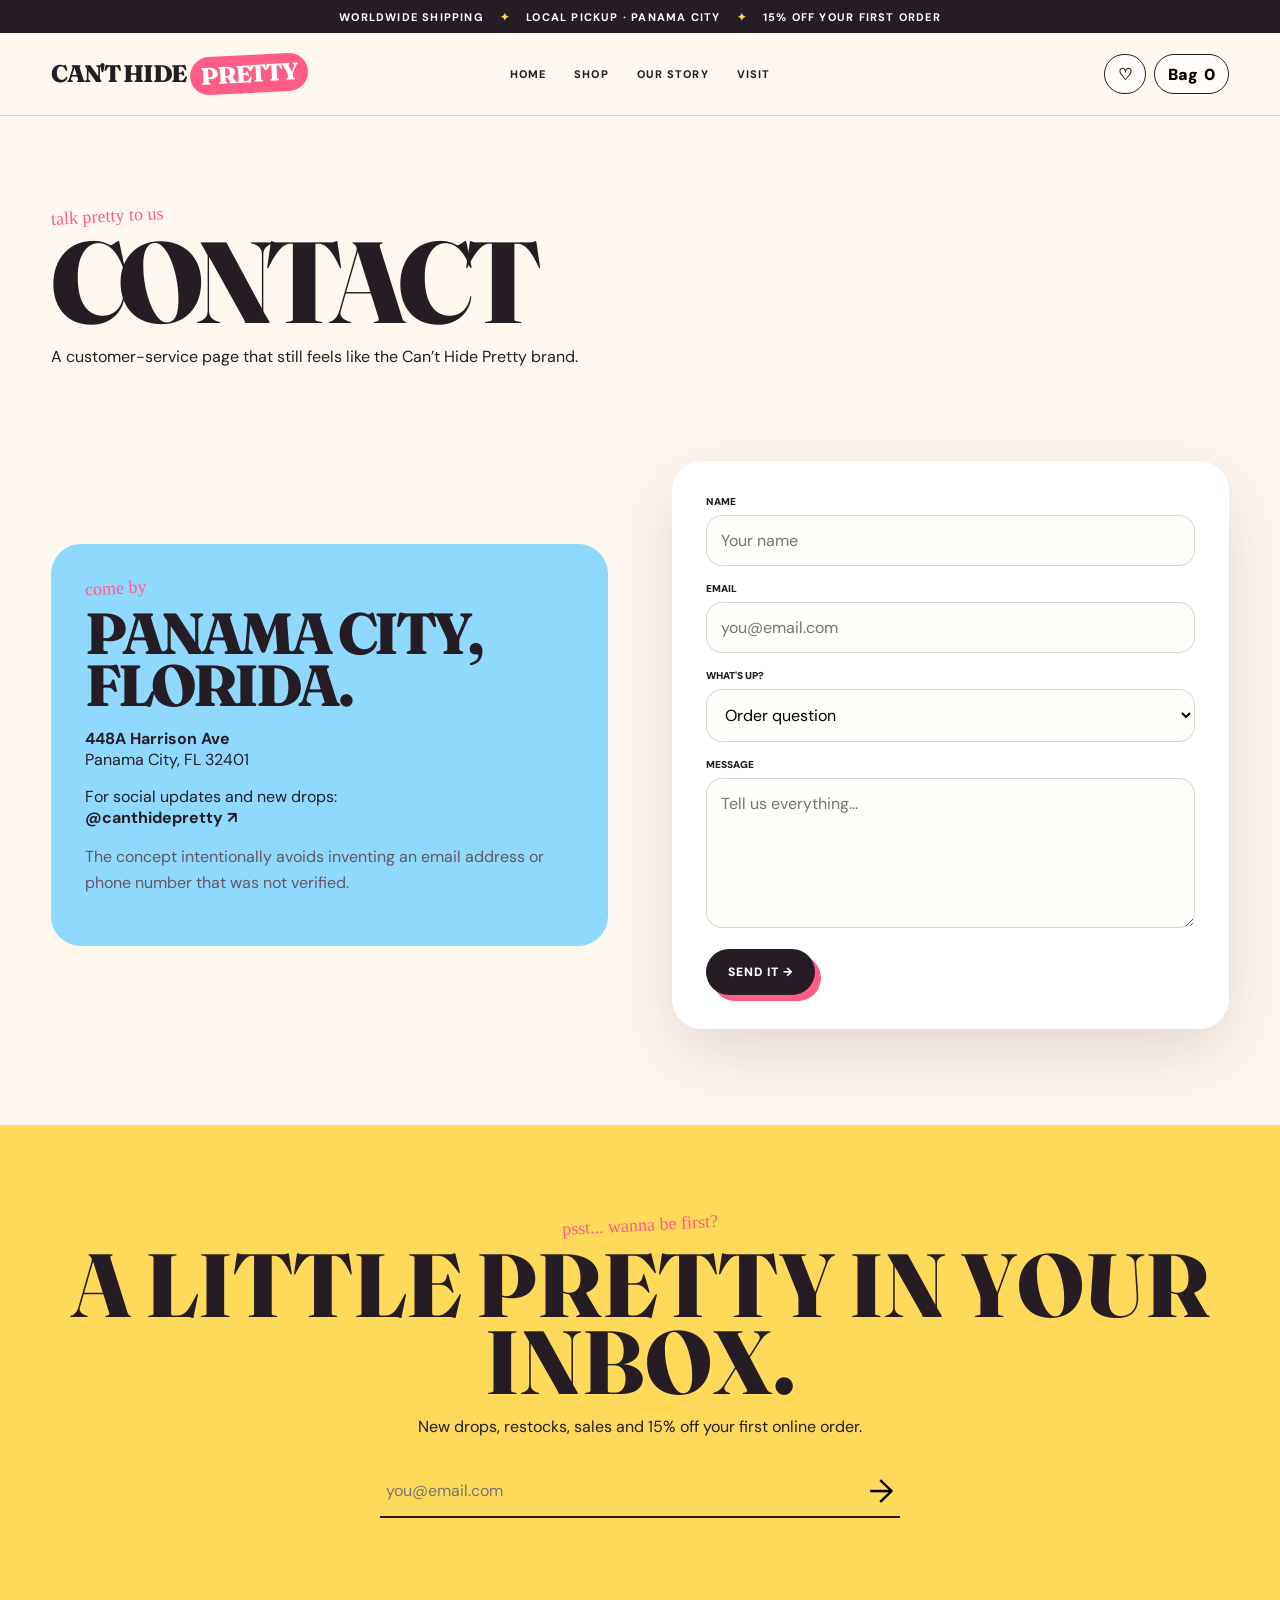
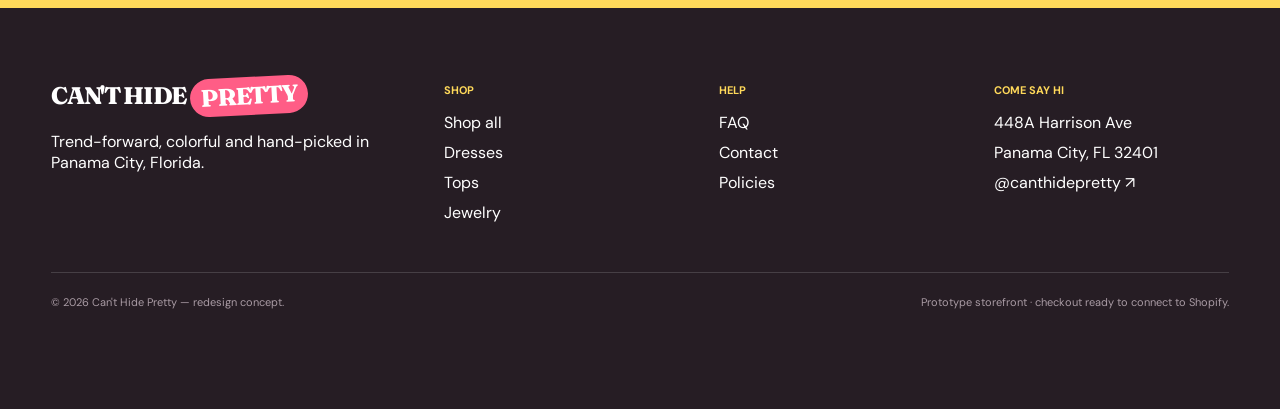
<file: contact.html>
<!doctype html><html lang="en"><head><meta charset="utf-8"><meta name="viewport" content="width=device-width,initial-scale=1"><title>Contact — Can't Hide Pretty</title><link rel="preconnect" href="https://fonts.googleapis.com"><link rel="preconnect" href="https://fonts.gstatic.com" crossorigin><link href="https://fonts.googleapis.com/css2?family=DM+Sans:wght@400;600;700;800&family=Fraunces:opsz,wght@9..144,600;9..144,800&family=Permanent+Marker&display=swap" rel="stylesheet"><link rel="stylesheet" href="assets/css/styles.css"></head><body><div id="siteHeader"></div><main class="page"><section class="page-hero"><div class="wrap"><span class="kicker">talk pretty to us</span><h1>Contact</h1><p>A customer-service page that still feels like the Can’t Hide Pretty brand.</p></div></section><section class="section" style="padding-top:20px"><div class="wrap contact-grid"><div class="contact-card"><span class="kicker">come by</span><h2 class="display" style="font-size:58px">Panama City,<br>Florida.</h2><p><b>448A Harrison Ave</b><br>Panama City, FL 32401</p><p>For social updates and new drops:<br><a href="https://www.instagram.com/canthidepretty/" target="_blank"><b>@canthidepretty ↗</b></a></p><p class="section-copy">The concept intentionally avoids inventing an email address or phone number that was not verified.</p></div><form class="form-card" data-demo-form><div class="field"><label>Name</label><input required placeholder="Your name"></div><div class="field"><label>Email</label><input required type="email" placeholder="you@email.com"></div><div class="field"><label>What's up?</label><select><option>Order question</option><option>Sizing help</option><option>Local pickup</option><option>Something else</option></select></div><div class="field"><label>Message</label><textarea required placeholder="Tell us everything..."></textarea></div><button class="btn primary">Send it →</button></form></div></section></main><div id="siteFooter"></div><script src="assets/js/products.js"></script><script src="assets/js/components.js"></script><script>siteHeader.innerHTML=CHP_COMPONENTS.chpHeader('');siteFooter.innerHTML=CHP_COMPONENTS.chpFooter()</script><script src="assets/js/app.js"></script></body></html>
</file>
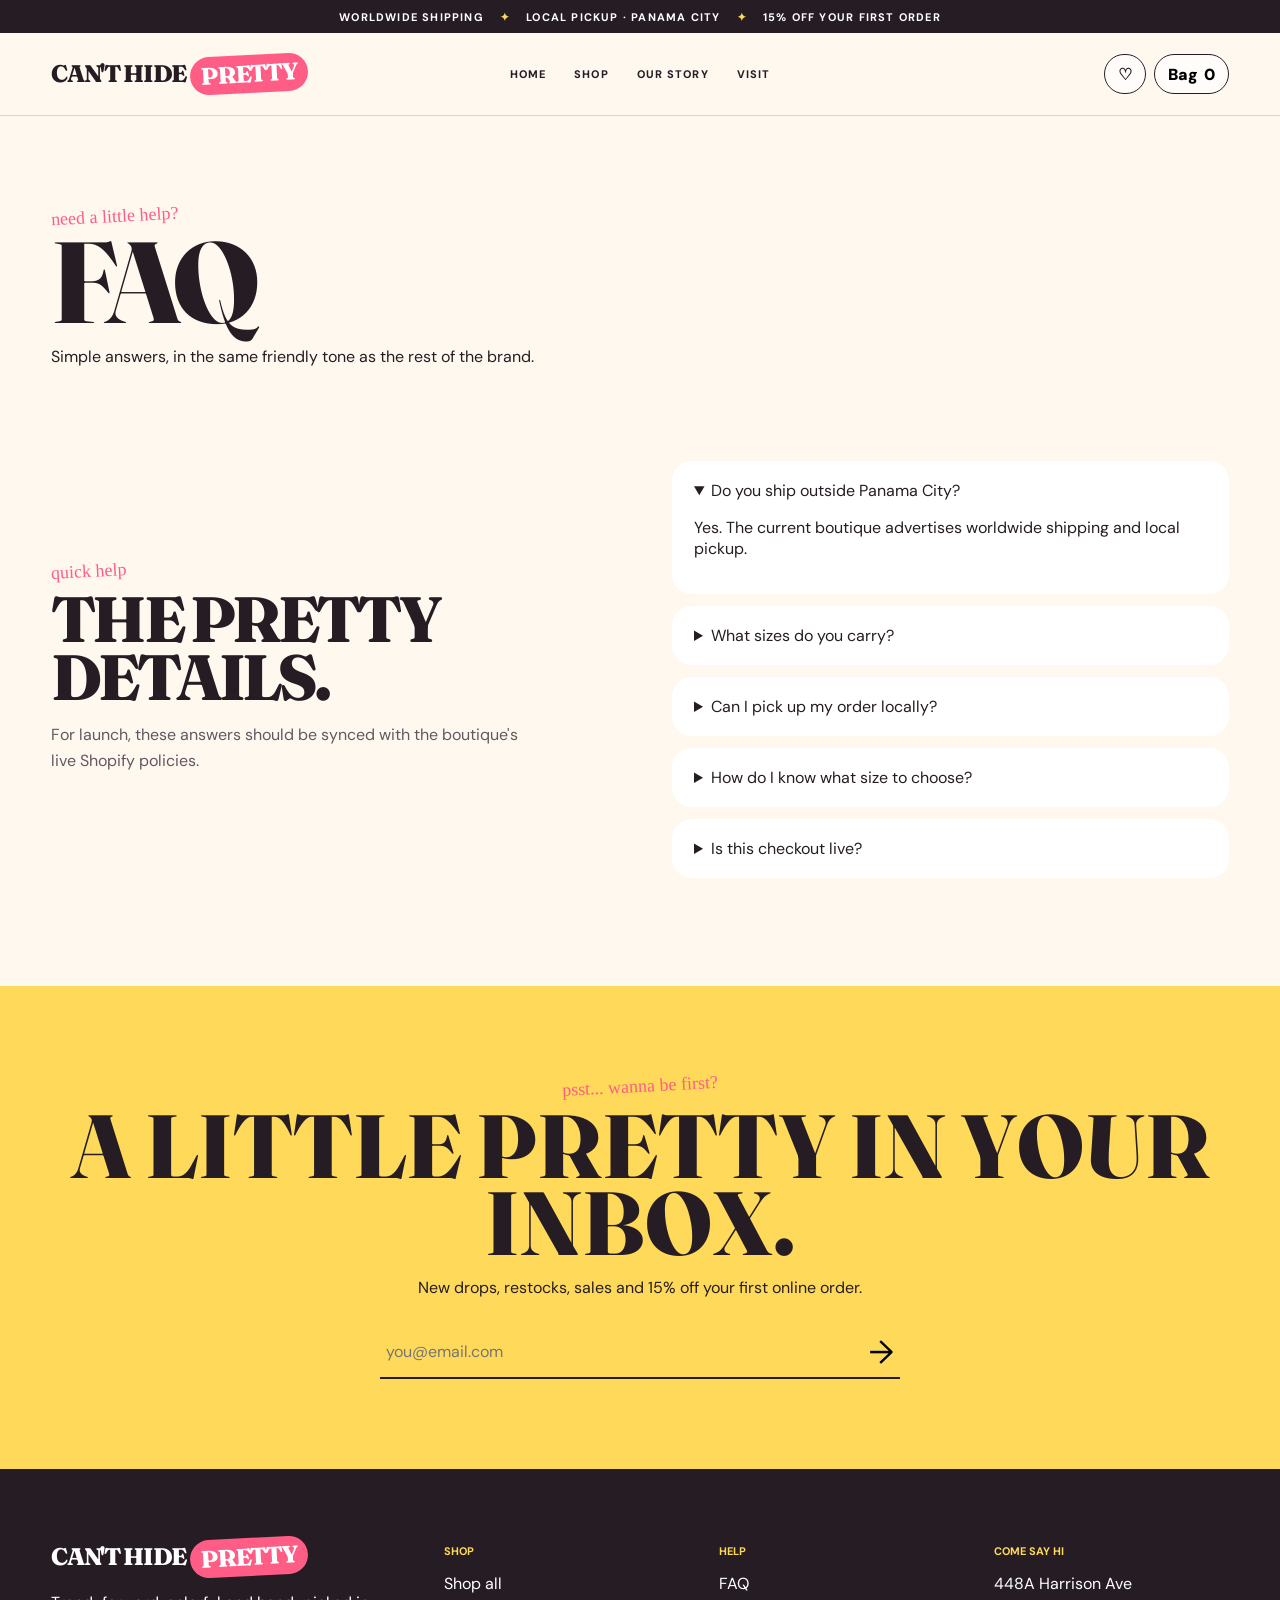
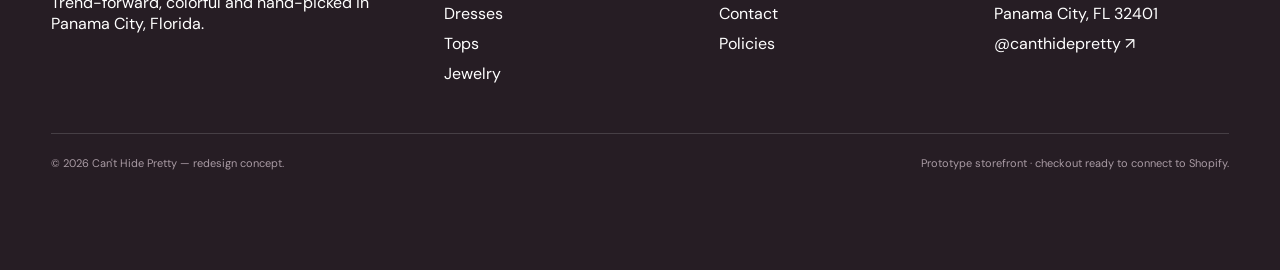
<file: faq.html>
<!doctype html><html lang="en"><head><meta charset="utf-8"><meta name="viewport" content="width=device-width,initial-scale=1"><title>FAQ — Can't Hide Pretty</title><link rel="preconnect" href="https://fonts.googleapis.com"><link rel="preconnect" href="https://fonts.gstatic.com" crossorigin><link href="https://fonts.googleapis.com/css2?family=DM+Sans:wght@400;600;700;800&family=Fraunces:opsz,wght@9..144,600;9..144,800&family=Permanent+Marker&display=swap" rel="stylesheet"><link rel="stylesheet" href="assets/css/styles.css"></head><body><div id="siteHeader"></div><main class="page"><section class="page-hero"><div class="wrap"><span class="kicker">need a little help?</span><h1>FAQ</h1><p>Simple answers, in the same friendly tone as the rest of the brand.</p></div></section><section class="section" style="padding-top:20px"><div class="wrap faq-grid"><div><span class="kicker">quick help</span><h2 class="display" style="font-size:64px">The pretty details.</h2><p class="section-copy">For launch, these answers should be synced with the boutique's live Shopify policies.</p></div><div class="faq-list"><details open><summary>Do you ship outside Panama City?</summary><p>Yes. The current boutique advertises worldwide shipping and local pickup.</p></details><details><summary>What sizes do you carry?</summary><p>The assortment generally spans XS through XL, with availability varying by product and vendor.</p></details><details><summary>Can I pick up my order locally?</summary><p>Yes. Local pickup is part of the current offer.</p></details><details><summary>How do I know what size to choose?</summary><p>Each production product page should show item-specific fit notes and measurements.</p></details><details><summary>Is this checkout live?</summary><p>The cart and wishlist work in this prototype. Payments, inventory and order processing still need to be connected to Shopify.</p></details></div></div></section></main><div id="siteFooter"></div><script src="assets/js/products.js"></script><script src="assets/js/components.js"></script><script>siteHeader.innerHTML=CHP_COMPONENTS.chpHeader('');siteFooter.innerHTML=CHP_COMPONENTS.chpFooter()</script><script src="assets/js/app.js"></script></body></html>
</file>
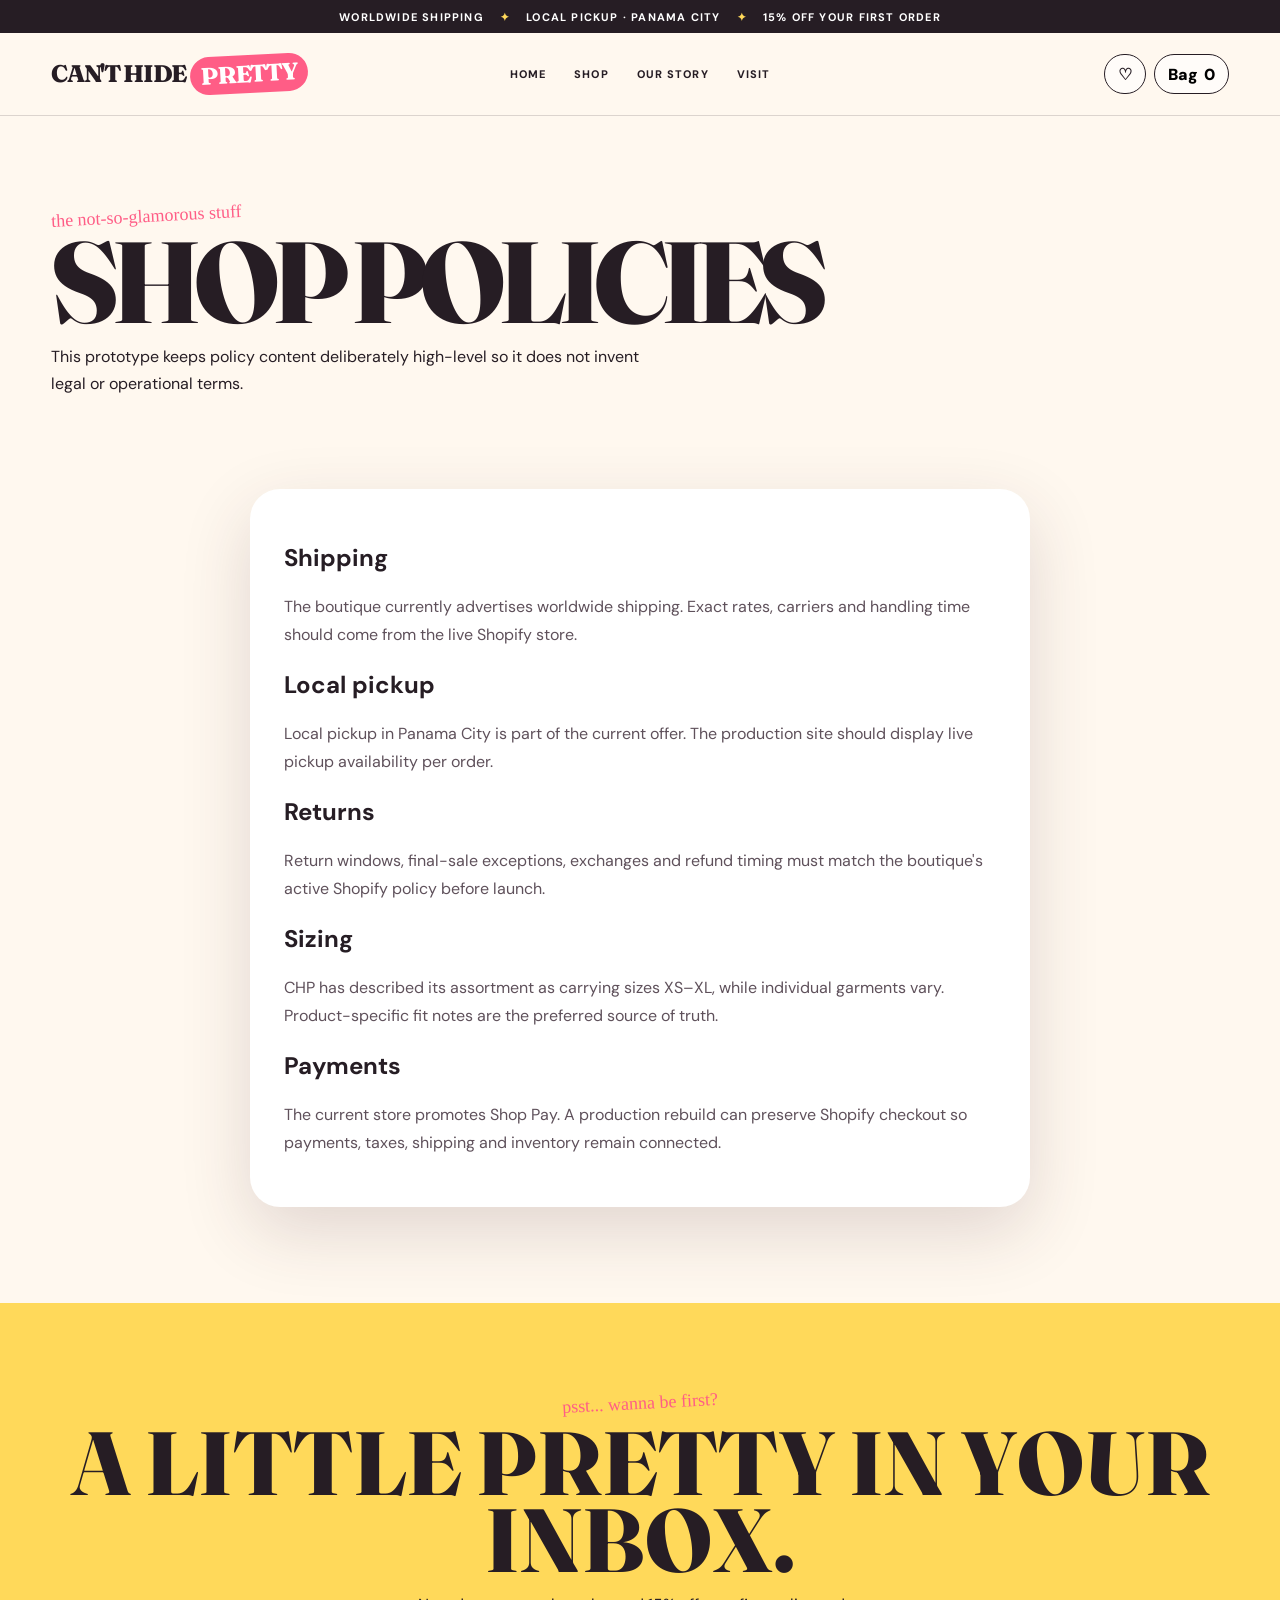
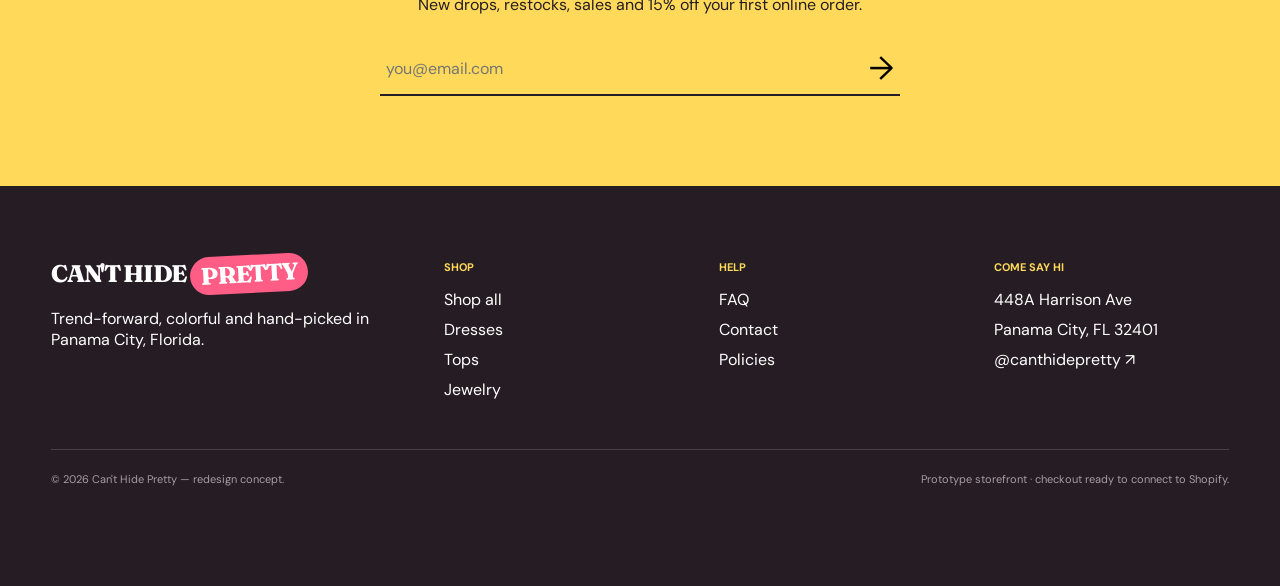
<file: policies.html>
<!doctype html><html lang="en"><head><meta charset="utf-8"><meta name="viewport" content="width=device-width,initial-scale=1"><title>Policies — Can't Hide Pretty</title><link rel="preconnect" href="https://fonts.googleapis.com"><link rel="preconnect" href="https://fonts.gstatic.com" crossorigin><link href="https://fonts.googleapis.com/css2?family=DM+Sans:wght@400;600;700;800&family=Fraunces:opsz,wght@9..144,600;9..144,800&family=Permanent+Marker&display=swap" rel="stylesheet"><link rel="stylesheet" href="assets/css/styles.css"></head><body><div id="siteHeader"></div><main class="page"><section class="page-hero"><div class="wrap"><span class="kicker">the not-so-glamorous stuff</span><h1>Shop policies</h1><p>This prototype keeps policy content deliberately high-level so it does not invent legal or operational terms.</p></div></section><section class="section" style="padding-top:20px"><div class="wrap policy content-card"><h2>Shipping</h2><p>The boutique currently advertises worldwide shipping. Exact rates, carriers and handling time should come from the live Shopify store.</p><h2>Local pickup</h2><p>Local pickup in Panama City is part of the current offer. The production site should display live pickup availability per order.</p><h2>Returns</h2><p>Return windows, final-sale exceptions, exchanges and refund timing must match the boutique's active Shopify policy before launch.</p><h2>Sizing</h2><p>CHP has described its assortment as carrying sizes XS–XL, while individual garments vary. Product-specific fit notes are the preferred source of truth.</p><h2>Payments</h2><p>The current store promotes Shop Pay. A production rebuild can preserve Shopify checkout so payments, taxes, shipping and inventory remain connected.</p></div></section></main><div id="siteFooter"></div><script src="assets/js/products.js"></script><script src="assets/js/components.js"></script><script>siteHeader.innerHTML=CHP_COMPONENTS.chpHeader('');siteFooter.innerHTML=CHP_COMPONENTS.chpFooter()</script><script src="assets/js/app.js"></script></body></html>
</file>
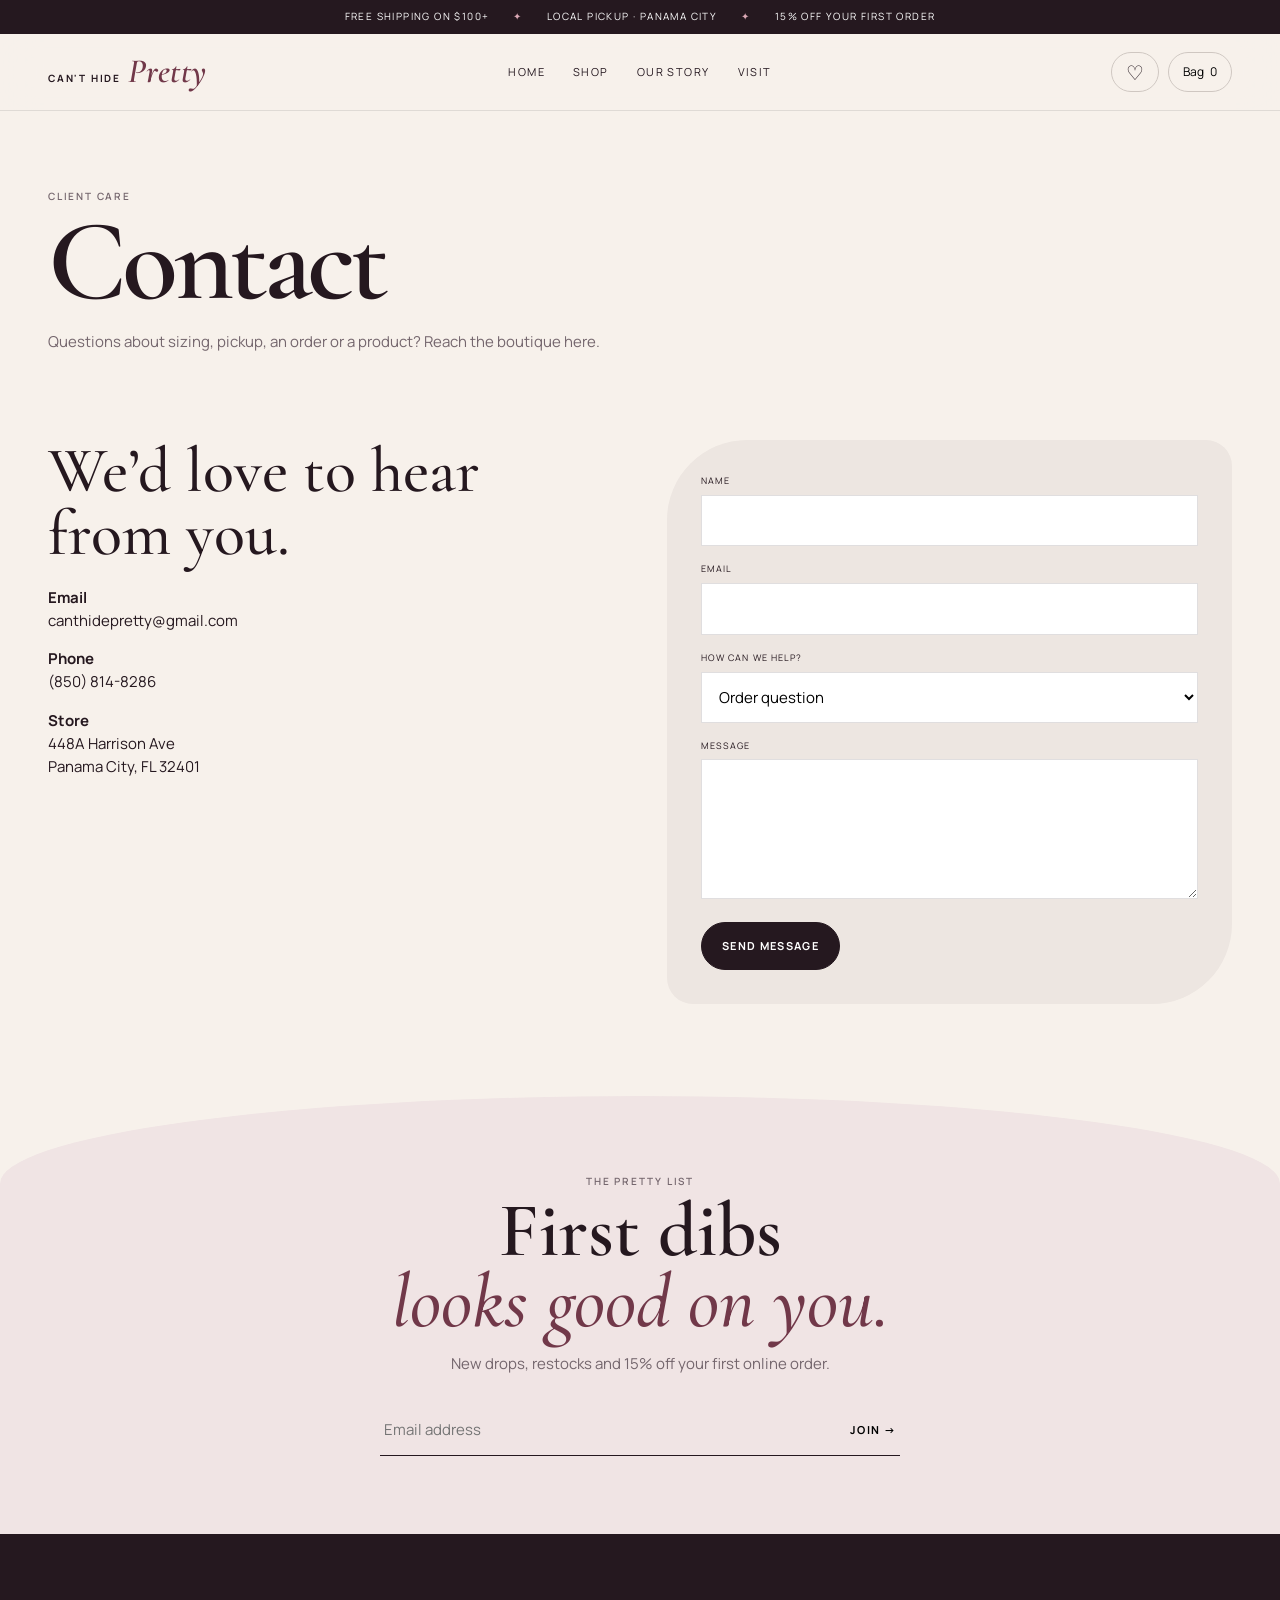
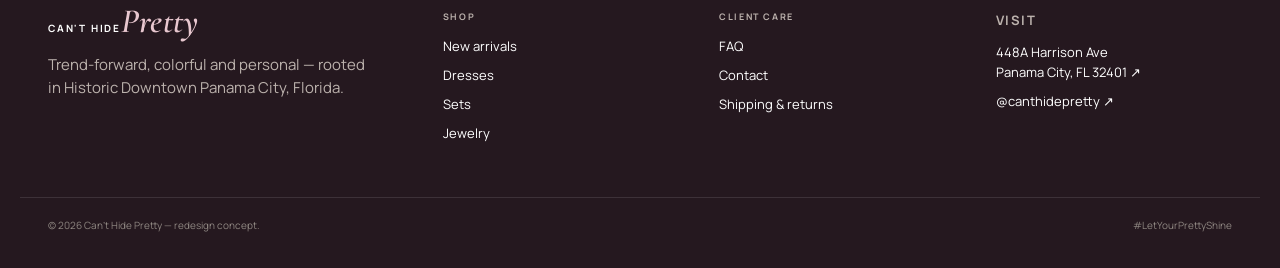
<file: cant-hide-pretty/contact.html>
<!doctype html><html lang="en"><head><meta charset="utf-8"><meta name="viewport" content="width=device-width,initial-scale=1,viewport-fit=cover"><meta name="theme-color" content="#f6f2ed"><link rel="preconnect" href="https://fonts.googleapis.com"><link rel="preconnect" href="https://fonts.gstatic.com" crossorigin><link href="https://fonts.googleapis.com/css2?family=Cormorant+Garamond:ital,wght@0,500;0,600;0,700;1,500&family=Manrope:wght@400;500;600;700&display=swap" rel="stylesheet"><link rel="stylesheet" href="assets/css/styles.css"><title>Contact — Can't Hide Pretty</title></head><body><div id="siteHeader"></div><main class="page"><section class="page-hero"><div class="wrap"><span class="kicker">Client care</span><h1>Contact</h1><p>Questions about sizing, pickup, an order or a product? Reach the boutique here.</p></div></section><section class="section" style="padding-top:20px"><div class="wrap contact-grid"><div><p class="quote">We’d love to hear from you.</p><p><strong>Email</strong><br>canthidepretty@gmail.com</p><p><strong>Phone</strong><br>(850) 814-8286</p><p><strong>Store</strong><br>448A Harrison Ave<br>Panama City, FL 32401</p></div><form class="contact-card" data-demo-form><div class="field"><label>Name</label><input required></div><div class="field"><label>Email</label><input type="email" required></div><div class="field"><label>How can we help?</label><select><option>Order question</option><option>Sizing help</option><option>Local pickup</option><option>Something else</option></select></div><div class="field"><label>Message</label><textarea required></textarea></div><button class="btn primary" type="submit">Send message</button></form></div></section></main><div id="siteFooter"></div><script src="assets/js/products.js"></script><script src="assets/js/components.js"></script><script>siteHeader.innerHTML=CHP_COMPONENTS.chpHeader('');siteFooter.innerHTML=CHP_COMPONENTS.chpFooter();</script><script src="assets/js/app.js"></script></body></html>
</file>
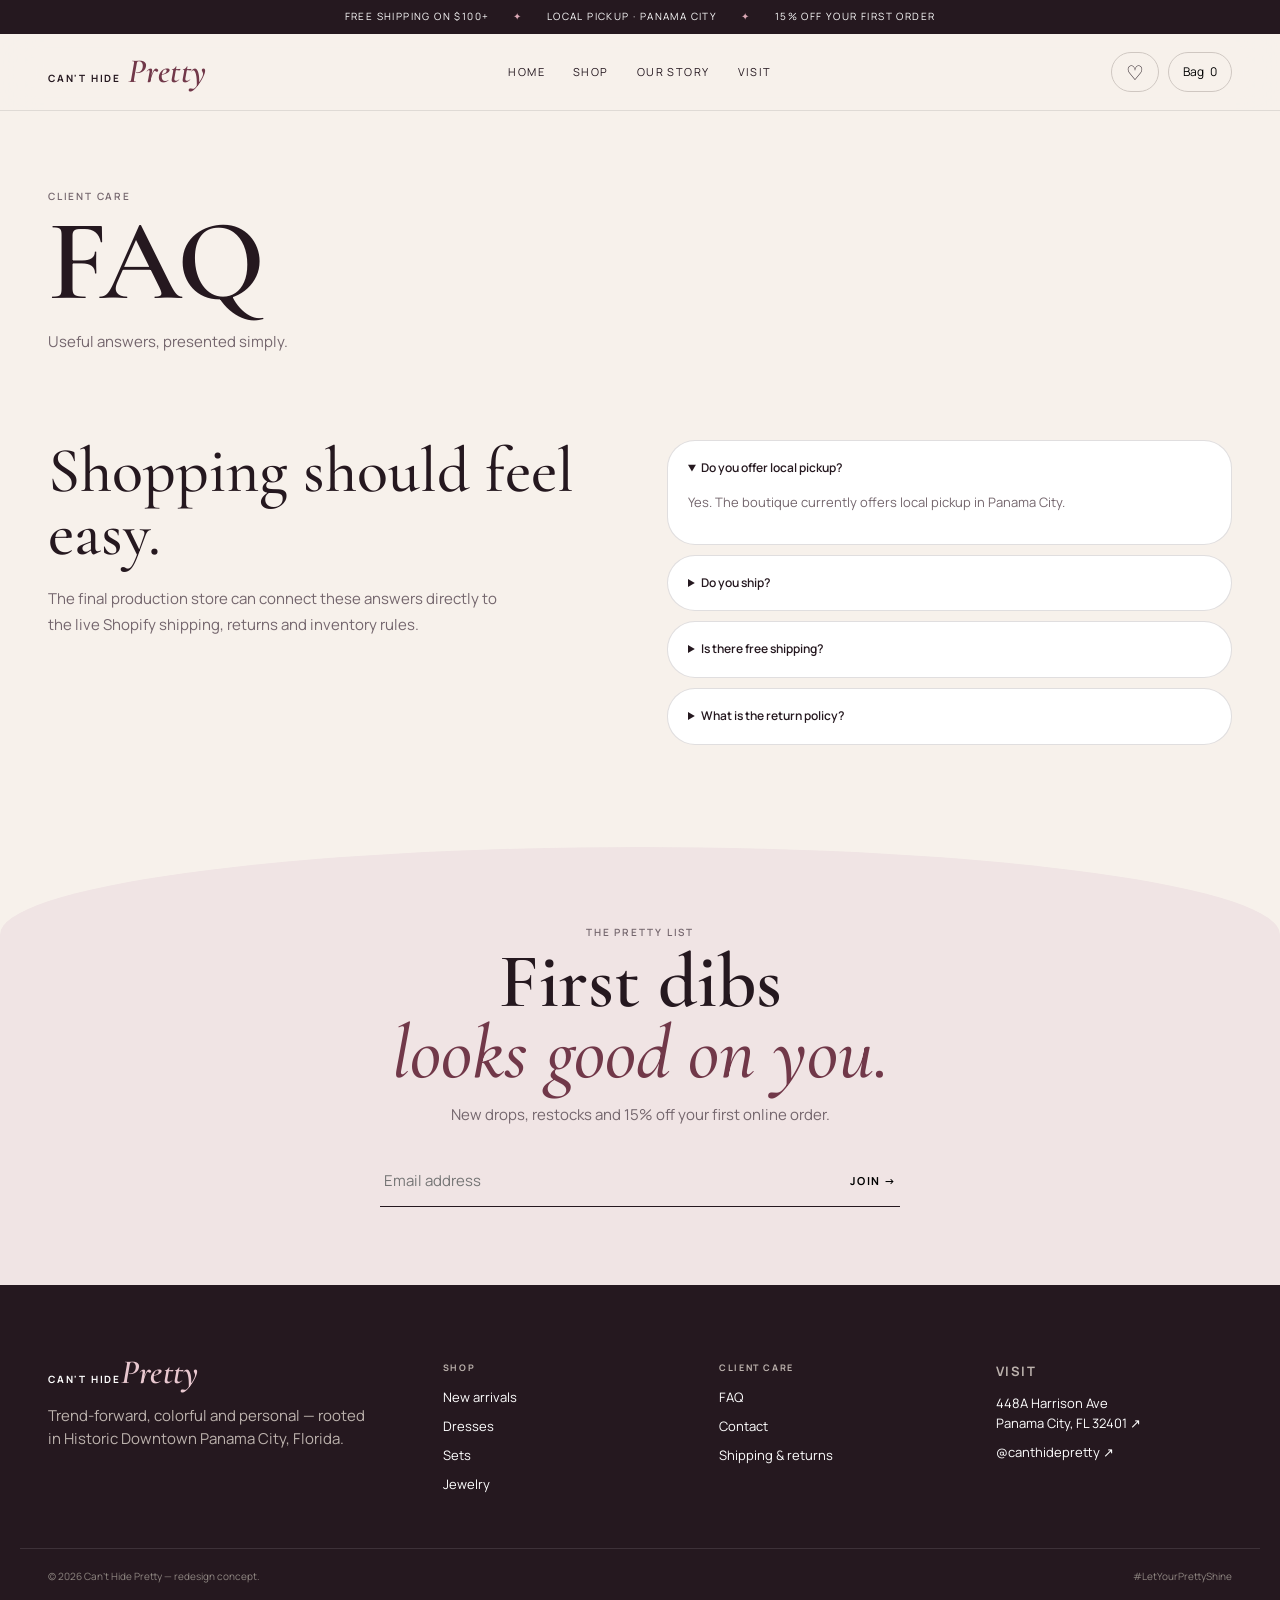
<file: cant-hide-pretty/faq.html>
<!doctype html><html lang="en"><head><meta charset="utf-8"><meta name="viewport" content="width=device-width,initial-scale=1,viewport-fit=cover"><meta name="theme-color" content="#f6f2ed"><link rel="preconnect" href="https://fonts.googleapis.com"><link rel="preconnect" href="https://fonts.gstatic.com" crossorigin><link href="https://fonts.googleapis.com/css2?family=Cormorant+Garamond:ital,wght@0,500;0,600;0,700;1,500&family=Manrope:wght@400;500;600;700&display=swap" rel="stylesheet"><link rel="stylesheet" href="assets/css/styles.css"><title>FAQ — Can't Hide Pretty</title></head><body><div id="siteHeader"></div><main class="page"><section class="page-hero"><div class="wrap"><span class="kicker">Client care</span><h1>FAQ</h1><p>Useful answers, presented simply.</p></div></section><section class="section" style="padding-top:20px"><div class="wrap faq-grid"><div><h2 class="quote">Shopping should feel easy.</h2><p class="section-copy">The final production store can connect these answers directly to the live Shopify shipping, returns and inventory rules.</p></div><div class="faq-list"><details open><summary>Do you offer local pickup?</summary><p>Yes. The boutique currently offers local pickup in Panama City.</p></details><details><summary>Do you ship?</summary><p>Yes. The brand states that it ships worldwide. Shipping rates and timing are calculated according to the order and destination.</p></details><details><summary>Is there free shipping?</summary><p>Current policy offers free standard shipping on eligible continental U.S. orders starting at $100.</p></details><details><summary>What is the return policy?</summary><p>Eligible returns are accepted for exchange or store credit when they meet the boutique’s condition and timing requirements. Final-sale and seasonal items may be excluded.</p></details></div></div></section></main><div id="siteFooter"></div><script src="assets/js/products.js"></script><script src="assets/js/components.js"></script><script>siteHeader.innerHTML=CHP_COMPONENTS.chpHeader('');siteFooter.innerHTML=CHP_COMPONENTS.chpFooter();</script><script src="assets/js/app.js"></script></body></html>
</file>
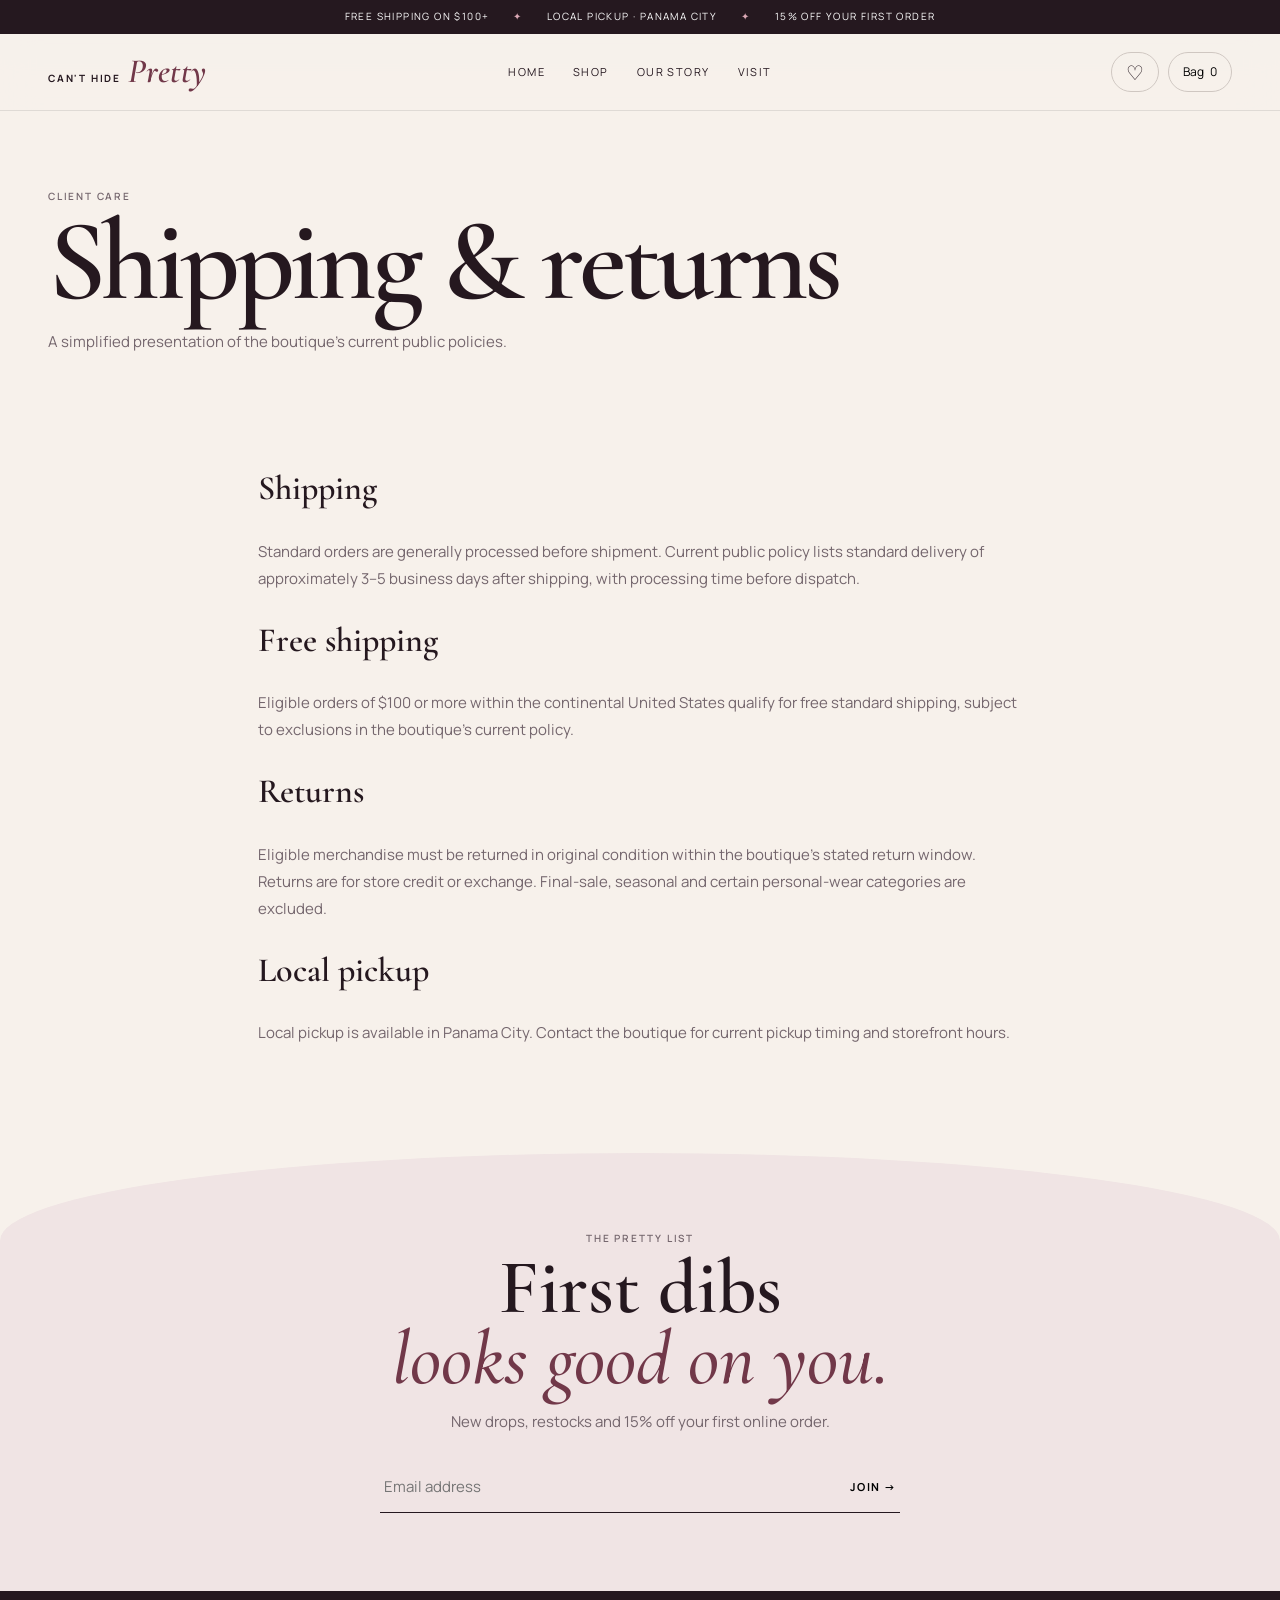
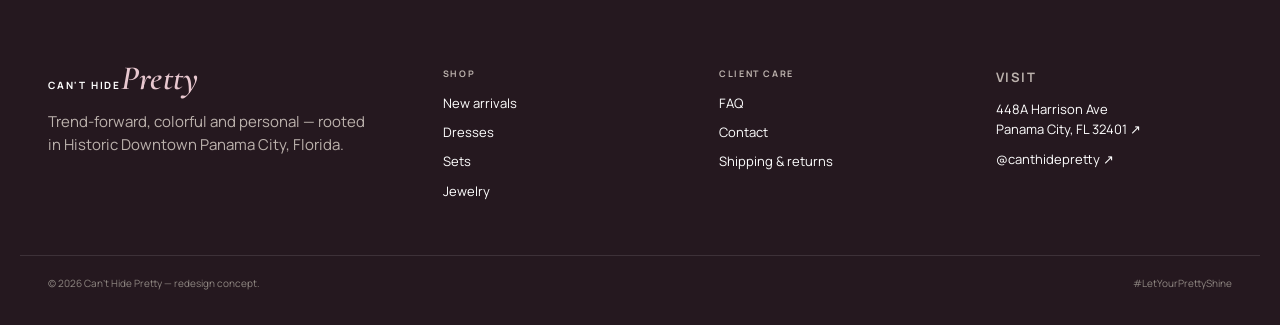
<file: cant-hide-pretty/policies.html>
<!doctype html><html lang="en"><head><meta charset="utf-8"><meta name="viewport" content="width=device-width,initial-scale=1,viewport-fit=cover"><meta name="theme-color" content="#f6f2ed"><link rel="preconnect" href="https://fonts.googleapis.com"><link rel="preconnect" href="https://fonts.gstatic.com" crossorigin><link href="https://fonts.googleapis.com/css2?family=Cormorant+Garamond:ital,wght@0,500;0,600;0,700;1,500&family=Manrope:wght@400;500;600;700&display=swap" rel="stylesheet"><link rel="stylesheet" href="assets/css/styles.css"><title>Shipping & Returns — Can't Hide Pretty</title></head><body><div id="siteHeader"></div><main class="page"><section class="page-hero"><div class="wrap"><span class="kicker">Client care</span><h1>Shipping & returns</h1><p>A simplified presentation of the boutique’s current public policies.</p></div></section><section class="section" style="padding-top:20px"><div class="wrap policy"><h2>Shipping</h2><p>Standard orders are generally processed before shipment. Current public policy lists standard delivery of approximately 3–5 business days after shipping, with processing time before dispatch.</p><h2>Free shipping</h2><p>Eligible orders of $100 or more within the continental United States qualify for free standard shipping, subject to exclusions in the boutique’s current policy.</p><h2>Returns</h2><p>Eligible merchandise must be returned in original condition within the boutique’s stated return window. Returns are for store credit or exchange. Final-sale, seasonal and certain personal-wear categories are excluded.</p><h2>Local pickup</h2><p>Local pickup is available in Panama City. Contact the boutique for current pickup timing and storefront hours.</p></div></section></main><div id="siteFooter"></div><script src="assets/js/products.js"></script><script src="assets/js/components.js"></script><script>siteHeader.innerHTML=CHP_COMPONENTS.chpHeader('');siteFooter.innerHTML=CHP_COMPONENTS.chpFooter();</script><script src="assets/js/app.js"></script></body></html>
</file>
<file: assets/css/styles.css>
:root{--ink:#261d24;--cream:#fff8ef;--paper:#fffdf9;--pink:#ff5d86;--rose:#ffd1dd;--sun:#ffd95a;--sky:#8fd9ff;--berry:#7d2141;--line:rgba(38,29,36,.16);--serif:"Fraunces",Georgia,serif;--sans:"DM Sans",Arial,sans-serif;--marker:"Permanent Marker",cursive;--shadow:0 24px 70px rgba(70,35,52,.16)}*{box-sizing:border-box}html{scroll-behavior:smooth}body{margin:0;background:var(--cream);color:var(--ink);font-family:var(--sans);overflow-x:hidden}a{color:inherit;text-decoration:none}button,input,textarea,select{font:inherit}button{cursor:pointer}img{width:100%;height:100%;object-fit:cover;display:block}.wrap{width:min(1180px,92vw);margin:auto}.announcement{min-height:33px;padding:8px 18px;display:flex;align-items:center;justify-content:center;gap:16px;background:var(--ink);color:#fff;font-size:11px;font-weight:700;letter-spacing:.11em;text-transform:uppercase;text-align:center}.announcement b{color:var(--sun)}.site-header{position:sticky;top:0;z-index:60;background:rgba(255,248,239,.92);backdrop-filter:blur(18px);border-bottom:1px solid var(--line)}.header-inner{height:82px;display:grid;grid-template-columns:1fr auto 1fr;align-items:center}.brand{font:800 24px/.9 var(--serif);letter-spacing:-.055em}.brand span{display:inline-block;background:var(--pink);color:#fff;border-radius:999px;padding:8px 11px;transform:rotate(-3deg)}.main-nav{display:flex;gap:28px;font-weight:800;font-size:11px;letter-spacing:.1em;text-transform:uppercase}.main-nav a{position:relative}.main-nav a.active:after,.main-nav a:hover:after{content:"";position:absolute;left:-2px;right:-2px;bottom:-7px;height:7px;background:var(--sun);border-radius:50%;z-index:-1}.header-actions{justify-self:end;display:flex;gap:8px}.iconbtn{border:1px solid var(--ink);background:#fff9;border-radius:999px;min-width:40px;height:40px;padding:0 13px;display:grid;place-items:center;font-weight:900}.iconbtn.bag{display:flex;gap:6px}.menu-toggle{display:none}.page{min-height:60vh}.hero{min-height:calc(100vh - 115px);position:relative;isolation:isolate;overflow:hidden;display:grid;grid-template-columns:1.05fr .95fr;align-items:center;padding:70px 4vw 80px}.hero:before{content:"";position:absolute;width:76vw;height:76vw;border-radius:50%;right:-31vw;top:-28vw;background:repeating-conic-gradient(from 0deg,var(--sun) 0 8deg,transparent 8deg 16deg);opacity:.28;z-index:-3;animation:spin 45s linear infinite}.hero:after{content:"";position:absolute;width:48vw;height:52vw;right:3vw;top:7vh;background:var(--rose);border-radius:42% 58% 60% 40%/48% 38% 62% 52%;transform:rotate(-8deg);z-index:-2}@keyframes spin{to{transform:rotate(360deg)}}.eyebrow{font-size:11px;font-weight:900;letter-spacing:.14em;text-transform:uppercase}.eyebrow:before{content:"✦";font-size:18px;color:var(--pink);margin-right:8px}.hero h1{margin:14px 0 22px;font:800 clamp(64px,9.6vw,154px)/.78 var(--serif);letter-spacing:-.075em;text-transform:uppercase}.outline{color:transparent;-webkit-text-stroke:2px var(--ink);position:relative}.outline:after{content:"shine";position:absolute;right:-.1em;bottom:-.35em;color:var(--pink);font:400 .24em/1 var(--marker);-webkit-text-stroke:0;transform:rotate(-8deg)}.hero-copy p{max-width:540px;font-size:18px;line-height:1.6}.cta-row{display:flex;gap:12px;flex-wrap:wrap;margin-top:28px}.btn{border:0;border-radius:999px;padding:15px 22px;font-weight:900;font-size:12px;letter-spacing:.08em;text-transform:uppercase;display:inline-flex;align-items:center;justify-content:center;gap:8px}.btn.primary{background:var(--ink);color:#fff;box-shadow:6px 6px 0 var(--pink)}.btn.secondary{border:1.5px solid var(--ink);background:#fff8}.hero-art{position:relative;height:min(68vw,700px);min-height:560px}.photo{position:absolute;overflow:hidden;background:var(--rose);box-shadow:var(--shadow)}.photo.main{width:61%;height:78%;right:10%;top:7%;border-radius:46% 46% 20px 20px;transform:rotate(2.5deg)}.photo.secondary{width:36%;height:39%;left:1%;bottom:1%;border:10px solid #fff;border-radius:8px;transform:rotate(-8deg)}.hero-note{position:absolute;left:5%;top:9%;font:400 22px var(--marker);color:var(--pink);transform:rotate(-11deg)}.hero-sticker{position:absolute;right:0;bottom:13%;width:136px;height:136px;border-radius:50%;display:grid;place-items:center;text-align:center;background:var(--sun);font-weight:900;text-transform:uppercase;transform:rotate(10deg)}.spark{position:absolute;font-size:50px;color:var(--pink);right:7%;top:4%}.marquee{border-block:1.5px solid var(--ink);background:var(--pink);color:#fff;overflow:hidden}.marquee-track{display:flex;width:max-content;padding:13px 0;animation:marquee 22s linear infinite;font:800 20px/1 var(--serif);text-transform:uppercase}.marquee-track span{padding-right:34px}.marquee-track i{color:var(--sun)}@keyframes marquee{to{transform:translateX(-50%)}}.section{padding:96px 0}.alt{background:var(--paper)}.section-head{display:flex;align-items:end;justify-content:space-between;gap:30px;margin-bottom:38px}.kicker{font:400 18px var(--marker);color:var(--pink);display:inline-block;transform:rotate(-3deg)}.display{font:800 clamp(46px,6.3vw,90px)/.9 var(--serif);letter-spacing:-.06em;text-transform:uppercase;margin:8px 0}.section-copy{max-width:480px;color:#655660;line-height:1.65}.moods{display:grid;grid-template-columns:1.2fr .8fr .8fr;grid-template-rows:340px 260px;gap:18px}.mood{position:relative;overflow:hidden;border-radius:30px;display:flex;align-items:end;padding:24px;color:#fff;isolation:isolate}.mood:after{content:"";position:absolute;inset:0;background:linear-gradient(to top,#261d24b5,transparent 67%);z-index:-1}.mood img{position:absolute;inset:0;z-index:-2}.mood h3{margin:0;font:800 38px/.9 var(--serif);text-transform:uppercase}.mood small{display:block;font-size:10px;letter-spacing:.13em;text-transform:uppercase;margin-bottom:8px}.mood.big{grid-row:span 2}.mood.text-card{grid-column:2/span 2;background:var(--sky);color:var(--ink);align-items:center;justify-content:center;text-align:center}.mood.text-card:after{display:none}.feature-grid{display:grid;grid-template-columns:.95fr 1.05fr;align-items:center;gap:5vw;min-height:650px}.feature-art{position:relative;height:590px}.feature-photo{position:absolute;inset:24px 12% 0 7%;border-radius:48% 48% 20px 20px;overflow:hidden;transform:rotate(-2deg);box-shadow:var(--shadow)}.feature-number{position:absolute;left:0;top:-20px;font:800 170px/.8 var(--serif);color:transparent;-webkit-text-stroke:2px var(--pink);z-index:3}.feature-copy h2{font:800 clamp(54px,7vw,102px)/.8 var(--serif);letter-spacing:-.065em;text-transform:uppercase;margin:12px 0 20px}.price{font-size:26px;font-weight:800}.sizes{display:flex;gap:8px;margin:20px 0 28px}.size{min-width:45px;height:42px;border:1px solid var(--ink);background:transparent;border-radius:12px;font-weight:800}.size.active,.size:hover{background:var(--ink);color:#fff}.product-rail{display:grid;grid-auto-flow:column;grid-auto-columns:minmax(260px,30%);overflow-x:auto;gap:18px;padding-bottom:20px}.product-grid{display:grid;grid-template-columns:repeat(4,1fr);gap:28px 18px}.product-media{position:relative;aspect-ratio:4/5;border-radius:26px;overflow:hidden;background:#f5e8ea}.heart{position:absolute;right:12px;top:12px;border:0;width:42px;height:42px;border-radius:50%;background:#fffd;font-size:22px}.heart.saved{color:var(--pink)}.quick{position:absolute;left:12px;right:12px;bottom:12px}.product-meta{display:flex;justify-content:space-between;gap:15px;padding:14px 3px}.product-meta h3{font-size:15px;margin:0 0 4px}.product-meta p{font-size:11px;color:#7a6b75;text-transform:uppercase;letter-spacing:.08em;margin:0}.manifesto{padding:120px 4vw;background:var(--berry);color:var(--cream);text-align:center}.manifesto p{font:400 20px var(--marker);color:var(--sun)}.manifesto h2{font:800 clamp(60px,9vw,145px)/.8 var(--serif);letter-spacing:-.075em;text-transform:uppercase;margin:0}.manifesto h2 span{display:block;color:var(--sun)}.story-grid,.about-layout,.product-layout,.contact-grid,.faq-grid{display:grid;grid-template-columns:1fr 1fr;gap:5vw;align-items:center}.story-collage{position:relative;min-height:560px}.polaroid{position:absolute;background:#fff;padding:12px 12px 45px;box-shadow:var(--shadow);width:56%;height:70%}.polaroid.a{left:5%;top:5%;transform:rotate(-8deg)}.polaroid.b{right:4%;bottom:2%;transform:rotate(8deg)}.story-copy h2{font:800 clamp(54px,7vw,92px)/.86 var(--serif);text-transform:uppercase}.signature{font:400 24px var(--marker);color:var(--pink)}.visit-home{display:grid;grid-template-columns:1.1fr .9fr;min-height:560px;background:var(--sky)}.visit-art{display:grid;place-items:center;position:relative}.city{font:800 clamp(80px,12vw,180px)/.7 var(--serif);color:#261d2424;text-align:center}.pin{position:absolute;width:110px;height:110px;border-radius:50% 50% 50% 0;background:var(--pink);transform:rotate(-45deg)}.visit-copy{padding:70px 7vw;display:flex;flex-direction:column;justify-content:center}.visit-copy h2{font:800 clamp(60px,7vw,110px)/.8 var(--serif);text-transform:uppercase;margin:10px 0}.newsletter{padding:90px 4vw;background:var(--sun);text-align:center}.newsletter h2{font:800 clamp(50px,7vw,90px)/.86 var(--serif);text-transform:uppercase;margin:10px 0}.emailbox{display:flex;max-width:520px;margin:28px auto 0;border-bottom:2px solid var(--ink)}.emailbox input{flex:1;border:0;background:transparent;padding:15px 6px;outline:0}.emailbox button{border:0;background:transparent;font-size:32px}.footer{padding:60px 4vw 100px;background:var(--ink);color:#fff}.footer-grid{width:min(1180px,92vw);margin:auto;display:grid;grid-template-columns:1.5fr repeat(3,1fr);gap:40px}.footer h4{color:var(--sun);text-transform:uppercase;font-size:11px}.footer a{display:block;margin:9px 0}.fineprint{width:min(1180px,92vw);margin:40px auto 0;padding-top:22px;border-top:1px solid #ffffff26;font-size:11px;color:#a99ba4;display:flex;justify-content:space-between}.page-hero{padding:90px 0 55px}.page-hero h1{font:800 clamp(64px,9vw,130px)/.8 var(--serif);letter-spacing:-.07em;text-transform:uppercase;margin:8px 0}.page-hero p{max-width:620px;line-height:1.7}.shop-toolbar{display:flex;gap:12px;justify-content:space-between;margin-bottom:28px;flex-wrap:wrap}.searchbox{flex:1}.searchbox input{width:100%;border:1.5px solid var(--ink);background:#fff;border-radius:999px;padding:14px 18px}.filters{display:flex;gap:8px;flex-wrap:wrap}.filter{border:1px solid var(--ink);background:transparent;border-radius:999px;padding:11px 15px;font-weight:800}.filter.active{background:var(--ink);color:#fff}.product-page{padding:70px 0 110px}.product-gallery{display:grid;grid-template-columns:1fr 1fr;gap:14px}.gallery-tile{border-radius:28px;overflow:hidden;background:var(--rose);aspect-ratio:1}.gallery-main{grid-column:span 2;aspect-ratio:4/5}.gallery-art{display:grid;place-items:center;background:var(--sun);padding:30px;text-align:center}.gallery-art span{font:800 48px var(--serif);text-transform:uppercase}.product-info{position:sticky;top:110px}.product-info h1{font:800 clamp(48px,5.3vw,82px)/.86 var(--serif);text-transform:uppercase;margin:14px 0}.badge{display:inline-block;background:var(--pink);color:#fff;border-radius:999px;padding:7px 11px;font-size:10px;font-weight:900}.trust{display:grid;grid-template-columns:repeat(3,1fr);gap:8px;margin-top:28px}.trust div{border:1px solid var(--line);border-radius:16px;padding:14px;text-align:center;font-size:11px}.content-card,.form-card{background:#fff;border-radius:30px;padding:34px;box-shadow:var(--shadow)}.about-photo{border-radius:50% 50% 26px 26px;overflow:hidden;aspect-ratio:4/5}.quote{font:800 clamp(40px,5vw,72px)/.94 var(--serif)}.timeline{display:grid;grid-template-columns:repeat(3,1fr);gap:18px;margin-top:40px}.timeline div{background:var(--paper);border:1px solid var(--line);border-radius:24px;padding:24px}.timeline strong{display:block;font:800 44px var(--serif);color:var(--pink)}.contact-card{background:var(--sky);border-radius:30px;padding:34px}.field{margin-bottom:16px}.field label{display:block;font-size:10px;font-weight:900;text-transform:uppercase;margin-bottom:7px}.field input,.field textarea,.field select{width:100%;border:1px solid var(--line);background:var(--paper);border-radius:16px;padding:14px}.field textarea{min-height:150px}.faq-list details{background:#fff;border-radius:20px;padding:19px 22px;margin-bottom:12px}.policy{max-width:780px;margin:auto}.policy p{line-height:1.75;color:#5f515b}.drawer-shade{position:fixed;inset:0;background:#261d246e;opacity:0;visibility:hidden;z-index:79}.drawer-shade.open{opacity:1;visibility:visible}.drawer{position:fixed;top:0;right:0;width:min(460px,94vw);height:100dvh;background:var(--cream);z-index:80;transform:translateX(100%);transition:.28s;display:flex;flex-direction:column}.drawer.open{transform:none}.drawer-head{padding:22px;display:flex;justify-content:space-between}.drawer-close{border:0;background:transparent;font-size:32px}.drawer-items{padding:20px;overflow:auto;flex:1}.bag-item{display:grid;grid-template-columns:76px 1fr auto;gap:14px;align-items:center;padding:13px 0;border-bottom:1px solid var(--line)}.bag-thumb{width:76px;height:92px;border-radius:13px;overflow:hidden}.drawer-footer{padding:20px;border-top:1px solid var(--line)}.subtotal{display:flex;justify-content:space-between;font-weight:900;margin-bottom:14px}.toast{position:fixed;left:50%;bottom:25px;transform:translate(-50%,30px);background:var(--ink);color:#fff;border-radius:999px;padding:13px 20px;opacity:0;visibility:hidden;z-index:100}.toast.show{opacity:1;visibility:visible;transform:translate(-50%,0)}.mobile-nav{display:none}.mobile-menu{position:fixed;inset:0;background:var(--cream);z-index:85;padding:30px;transform:translateY(-100%);transition:.3s}.mobile-menu.open{transform:none}.close-mobile{position:absolute;right:24px;top:20px;border:0;background:none;font-size:34px}.mobile-menu nav{margin-top:75px}.mobile-menu a{display:block;font:800 56px/1 var(--serif);text-transform:uppercase;margin:12px 0}@media(max-width:950px){.main-nav{display:none}.menu-toggle{display:grid}.hero{grid-template-columns:1fr}.hero-art{height:650px}.moods{grid-template-columns:1fr 1fr}.mood.big{grid-column:span 2}.feature-grid,.story-grid,.about-layout,.visit-home,.product-layout,.contact-grid,.faq-grid{grid-template-columns:1fr}.product-grid{grid-template-columns:repeat(3,1fr)}.product-info{position:static}}@media(max-width:680px){.announcement{font-size:9px}.header-inner{height:67px}.brand{font-size:18px}.hero{padding:42px 5vw}.hero h1{font-size:20vw}.hero-art{height:480px;min-height:0}.section{padding:68px 0}.moods{display:flex;overflow-x:auto}.mood,.mood.big,.mood.text-card{min-width:82vw;height:420px}.feature-art{height:470px}.product-rail{grid-auto-columns:78%}.product-grid{grid-template-columns:repeat(2,1fr);gap:24px 12px}.footer-grid{grid-template-columns:1fr 1fr}.footer-grid>div:first-child{grid-column:span 2}.mobile-nav{position:fixed;display:grid;grid-template-columns:repeat(4,1fr);left:10px;right:10px;bottom:10px;height:62px;border-radius:22px;background:#261d24f0;z-index:70}.mobile-nav a,.mobile-nav button{border:0;background:transparent;color:#fff;display:flex;flex-direction:column;align-items:center;justify-content:center;font-size:9px}.footer{padding-bottom:115px}}
</file>
<file: cant-hide-pretty/assets/css/styles.css>
:root{--ink:#1c1a1a;--muted:#6f6965;--ivory:#f7f4ef;--paper:#fff;--blush:#c99ca4;--wine:#6f3f4a;--sand:#d8cbc1;--line:#ddd5cf;--serif:"Cormorant Garamond",Georgia,serif;--sans:"Manrope",Arial,sans-serif;--max:1240px;--ease:cubic-bezier(.2,.8,.2,1)}*{box-sizing:border-box}html{scroll-behavior:smooth;max-width:100%;overflow-x:hidden}body{margin:0;max-width:100%;overflow-x:hidden;background:var(--ivory);color:var(--ink);font-family:var(--sans);font-size:15px;line-height:1.55}a{color:inherit;text-decoration:none}button,input,select,textarea{font:inherit}button{cursor:pointer}img{display:block;width:100%;height:100%;object-fit:cover;max-width:100%}.wrap{width:100%;max-width:var(--max);margin:0 auto;padding:0 28px}.page{min-height:65vh}.announcement{background:var(--ink);color:#fff;min-height:34px;padding:8px 20px;display:flex;align-items:center;justify-content:center;gap:24px;font-size:10px;letter-spacing:.14em;text-transform:uppercase;text-align:center}.announcement span+span:before{content:"•";margin-right:24px;color:#ad9b92}.site-header{position:sticky;top:0;z-index:70;background:rgba(247,244,239,.95);backdrop-filter:blur(14px);border-bottom:1px solid rgba(28,26,26,.1)}.header-inner{min-height:76px;display:grid;grid-template-columns:1fr auto 1fr;align-items:center;gap:24px}.brand{font:600 26px/.9 var(--serif);letter-spacing:.015em;text-transform:uppercase;white-space:nowrap}.brand em{font-style:italic;font-weight:500}.main-nav{display:flex;align-items:center;gap:28px;font-size:11px;letter-spacing:.13em;text-transform:uppercase}.main-nav a{padding:8px 0;border-bottom:1px solid transparent}.main-nav a:hover,.main-nav a.active{border-color:var(--ink)}.header-actions{justify-self:end;display:flex;align-items:center;gap:9px}.iconbtn{height:40px;min-width:40px;border:1px solid #cfc7c1;background:transparent;border-radius:999px;padding:0 14px;display:inline-flex;align-items:center;justify-content:center;gap:6px;font-size:12px}.menu-toggle{display:none}.mobile-menu{position:fixed;inset:0;background:var(--ivory);z-index:100;transform:translateX(100%);transition:.32s var(--ease);padding:26px}.mobile-menu.open{transform:none}.close-mobile{position:absolute;right:24px;top:22px;border:0;background:transparent;font-size:36px}.mobile-menu nav{height:100%;display:flex;flex-direction:column;justify-content:center;gap:8px}.mobile-menu a{font:600 clamp(38px,10vw,54px)/1 var(--serif);padding:9px 0;border-bottom:1px solid var(--line)}.hero{width:100%;max-width:var(--max);margin:0 auto;padding:68px 28px 76px;display:grid;grid-template-columns:minmax(0,.9fr) minmax(0,1.1fr);gap:64px;align-items:center}.hero-copy{min-width:0}.eyebrow,.kicker{display:block;font-size:10px;letter-spacing:.18em;text-transform:uppercase;font-weight:600;color:var(--muted)}.hero h1{font:600 clamp(76px,10vw,150px)/.78 var(--serif);letter-spacing:-.04em;margin:18px 0 28px}.hero h1 em{display:block;font-style:italic;font-weight:500;color:var(--wine)}.hero-copy p{max-width:530px;font-size:17px;color:var(--muted);line-height:1.75}.cta-row{display:flex;gap:12px;flex-wrap:wrap;margin-top:30px}.btn{min-height:48px;padding:0 20px;border-radius:999px;border:1px solid var(--ink);display:inline-flex;align-items:center;justify-content:center;gap:8px;font-size:11px;letter-spacing:.12em;text-transform:uppercase;font-weight:700;transition:.2s}.btn:hover{transform:translateY(-1px)}.btn.primary{background:var(--ink);color:#fff}.btn.secondary{background:transparent}.hero-media{position:relative;min-width:0;aspect-ratio:4/4.7;overflow:hidden;background:#e8e0da}.hero-media:after{content:"";position:absolute;inset:0;background:linear-gradient(to top,rgba(20,15,16,.22),transparent 35%);pointer-events:none}.hero-caption{position:absolute;left:24px;bottom:20px;z-index:2;color:#fff;font-size:10px;letter-spacing:.15em;text-transform:uppercase}.hero-badge{position:absolute;top:22px;right:22px;z-index:2;background:rgba(255,255,255,.93);padding:10px 13px;font-size:10px;letter-spacing:.13em;text-transform:uppercase}.image-fallback{background:linear-gradient(135deg,#e9e0da,#d8c6c9)!important;position:relative}.image-fallback:after{content:"CAN'T HIDE PRETTY";position:absolute;inset:0;display:grid;place-items:center;color:#6f3f4a;font:600 26px var(--serif);letter-spacing:.08em;text-align:center;padding:24px}.image-fallback img{display:none!important}.section{padding:92px 0}.section.alt{background:#efe9e3}.section-head{display:flex;justify-content:space-between;align-items:end;gap:36px;margin-bottom:38px}.section-head h2,.display{font:600 clamp(48px,6vw,82px)/.92 var(--serif);letter-spacing:-.035em;margin:7px 0 0}.section-copy{max-width:470px;color:var(--muted);line-height:1.75}.product-grid{display:grid;grid-template-columns:repeat(4,minmax(0,1fr));gap:32px 18px}.product-rail{display:grid;grid-auto-flow:column;grid-auto-columns:minmax(230px,1fr);grid-template-rows:1fr;gap:18px;overflow-x:auto;padding:0 0 12px;scrollbar-width:thin}.product-card{min-width:0}.product-media{position:relative;aspect-ratio:4/5.25;background:#e6dfda;overflow:hidden}.product-media img{transition:transform .45s var(--ease)}.product-card:hover .product-media img{transform:scale(1.025)}.heart{position:absolute;top:12px;right:12px;width:38px;height:38px;border-radius:50%;border:1px solid rgba(28,26,26,.12);background:rgba(255,255,255,.92);font-size:18px}.heart.saved{color:var(--wine)}.quick{position:absolute;left:12px;right:12px;bottom:12px;opacity:0;transform:translateY(6px);transition:.2s}.product-card:hover .quick{opacity:1;transform:none}.product-meta{display:flex;justify-content:space-between;align-items:flex-start;gap:18px;padding:15px 2px}.product-meta h3{margin:0 0 4px;font-size:13px;font-weight:600}.product-meta p{margin:0;color:var(--muted);font-size:10px;letter-spacing:.08em;text-transform:uppercase}.product-meta strong{font-size:13px;font-weight:600;white-space:nowrap}.category-grid{display:grid;grid-template-columns:1.2fr .8fr .8fr;gap:18px}.category-card{min-width:0;position:relative;aspect-ratio:3/4;overflow:hidden;background:#ddd}.category-card:first-child{aspect-ratio:auto;min-height:620px}.category-card:after{content:"";position:absolute;inset:0;background:linear-gradient(to top,rgba(20,17,17,.55),transparent 55%)}.category-card div{position:absolute;z-index:2;left:24px;right:24px;bottom:23px;color:#fff}.category-card small{font-size:9px;letter-spacing:.17em;text-transform:uppercase}.category-card h3{font:600 clamp(34px,4vw,54px)/.95 var(--serif);margin:6px 0 0}.feature{display:grid;grid-template-columns:1fr 1fr;min-height:650px;background:var(--paper)}.feature-media{min-width:0;overflow:hidden}.feature-copy{padding:70px;display:flex;flex-direction:column;justify-content:center}.feature-copy h2{font:600 clamp(58px,7vw,96px)/.88 var(--serif);letter-spacing:-.035em;margin:8px 0 20px}.feature-copy p{max-width:480px;color:var(--muted);line-height:1.75}.feature-price{font:500 28px var(--serif);margin:4px 0 18px}.story-band{background:var(--wine);color:#fff;padding:90px 0}.story-band .wrap{display:grid;grid-template-columns:.8fr 1.2fr;gap:70px;align-items:center}.story-band h2{font:500 clamp(56px,7vw,102px)/.9 var(--serif);letter-spacing:-.04em;margin:0}.story-band h2 em{display:block;font-style:italic;color:#e8c8ce}.story-band p{max-width:520px;color:#eadfe1;line-height:1.8}.store-story{display:grid;grid-template-columns:1.05fr .95fr;gap:54px;align-items:center}.store-photo{aspect-ratio:4/3;overflow:hidden;background:#ddd}.store-copy h2{font:600 clamp(48px,6vw,78px)/.95 var(--serif);margin:8px 0 18px}.store-copy p{color:var(--muted);line-height:1.75}.address{margin:24px 0;font-size:14px;border-top:1px solid var(--line);padding-top:20px}.newsletter{padding:78px 28px;background:#e8ded8;text-align:center}.newsletter h2{font:600 clamp(44px,6vw,76px)/.92 var(--serif);margin:7px 0 12px}.newsletter p{color:var(--muted)}.emailbox{display:flex;max-width:520px;margin:28px auto 0;border-bottom:1px solid var(--ink)}.emailbox input{flex:1;min-width:0;border:0;background:transparent;padding:14px 4px;outline:none}.emailbox button{border:0;background:transparent;font-size:25px}.footer{background:var(--ink);color:#fff;padding:64px 0 34px}.footer-grid{width:100%;max-width:var(--max);margin:auto;padding:0 28px;display:grid;grid-template-columns:1.5fr repeat(3,1fr);gap:40px}.footer p{color:#bcb2ad;max-width:320px}.footer h4{font-size:9px;letter-spacing:.18em;text-transform:uppercase;color:#bcb2ad}.footer a{display:block;margin:9px 0;font-size:13px}.fineprint{max-width:var(--max);margin:45px auto 0;padding:20px 28px 0;border-top:1px solid #ffffff1c;color:#8f8782;font-size:10px;display:flex;justify-content:space-between;gap:20px}.page-hero{padding:78px 0 50px}.page-hero h1{font:600 clamp(62px,9vw,116px)/.82 var(--serif);letter-spacing:-.04em;margin:10px 0 20px}.page-hero p{max-width:650px;color:var(--muted);line-height:1.75}.shop-toolbar{display:flex;gap:14px;justify-content:space-between;margin-bottom:32px;flex-wrap:wrap}.searchbox{flex:1;min-width:220px}.searchbox input{width:100%;border:1px solid var(--line);background:#fff;padding:13px 16px;outline:none}.filters{display:flex;gap:8px;flex-wrap:wrap}.filter{border:1px solid var(--line);background:transparent;padding:11px 14px;font-size:10px;letter-spacing:.08em;text-transform:uppercase}.filter.active{background:var(--ink);color:#fff;border-color:var(--ink)}.empty-state{display:none;padding:80px 0;text-align:center}.empty-state.show{display:block}.product-page{padding:60px 0 100px}.backlink{display:inline-block;margin-bottom:26px;font-size:10px;letter-spacing:.13em;text-transform:uppercase}.product-layout{display:grid;grid-template-columns:1.1fr .9fr;gap:58px;align-items:start}.product-gallery{display:grid;grid-template-columns:1fr 1fr;gap:12px}.gallery-tile{aspect-ratio:1;background:#e5ddd7;overflow:hidden}.gallery-main{grid-column:span 2;aspect-ratio:4/5.05}.gallery-detail{aspect-ratio:1}.product-info{position:sticky;top:108px}.product-info h1{font:600 clamp(48px,5.5vw,74px)/.9 var(--serif);letter-spacing:-.025em;margin:10px 0 16px}.badge{display:inline-block;border:1px solid var(--line);padding:7px 10px;font-size:9px;letter-spacing:.12em;text-transform:uppercase}.price{font:500 26px var(--serif)}.description{color:var(--muted);line-height:1.75}.option-label{font-size:10px;letter-spacing:.12em;text-transform:uppercase;margin-top:23px;margin-bottom:8px}.sizes{display:flex;gap:8px;flex-wrap:wrap;margin-bottom:22px}.size{min-width:44px;height:42px;border:1px solid var(--line);background:transparent}.size.active{background:var(--ink);color:#fff;border-color:var(--ink)}.trust{display:grid;grid-template-columns:repeat(3,1fr);gap:8px;margin-top:20px}.trust div{border-top:1px solid var(--line);padding:13px 4px;font-size:10px;color:var(--muted)}details{border-top:1px solid var(--line);padding:16px 0}summary{cursor:pointer;font-size:12px;font-weight:600}details p{color:var(--muted);font-size:13px;line-height:1.7}.content-card{background:#fff;padding:36px;border:1px solid var(--line)}.about-layout,.contact-grid,.faq-grid{display:grid;grid-template-columns:1fr 1fr;gap:54px;align-items:start}.about-photo{aspect-ratio:4/5;overflow:hidden}.quote{font:500 clamp(42px,5vw,68px)/.98 var(--serif);margin:0 0 20px}.timeline{display:grid;grid-template-columns:repeat(3,1fr);gap:14px;margin-top:28px}.timeline div{border-top:1px solid var(--line);padding:18px 0}.timeline strong{font:500 36px var(--serif);display:block}.contact-card{background:#ede6e1;padding:34px}.field{margin-bottom:16px}.field label{display:block;font-size:9px;letter-spacing:.12em;text-transform:uppercase;margin-bottom:7px}.field input,.field textarea,.field select{width:100%;border:1px solid var(--line);background:#fff;padding:13px}.field textarea{min-height:140px}.faq-list details{background:#fff;padding:18px 20px;margin-bottom:10px;border:1px solid var(--line)}.policy{max-width:820px;margin:auto}.policy h2{font:600 34px var(--serif)}.policy p{color:var(--muted);line-height:1.8}.drawer-shade{position:fixed;inset:0;background:#0007;opacity:0;visibility:hidden;z-index:79;transition:.2s}.drawer-shade.open{opacity:1;visibility:visible}.drawer{position:fixed;top:0;right:0;width:min(430px,94vw);height:100dvh;background:var(--ivory);z-index:80;transform:translateX(100%);transition:.28s var(--ease);display:flex;flex-direction:column}.drawer.open{transform:none}.drawer-head{padding:22px;border-bottom:1px solid var(--line);display:flex;justify-content:space-between;align-items:center}.drawer-head h3{font:600 30px var(--serif);margin:0}.drawer-close{border:0;background:transparent;font-size:30px}.drawer-items{padding:12px 20px;overflow:auto;flex:1}.bag-item{display:grid;grid-template-columns:74px 1fr auto;gap:12px;padding:12px 0;border-bottom:1px solid var(--line)}.bag-thumb{height:92px;background:#ddd}.bag-item h4{font-size:12px;margin:0 0 5px}.bag-remove{border:0;background:transparent;padding:4px 0;color:var(--muted);font-size:10px}.drawer-footer{border-top:1px solid var(--line);padding:20px}.subtotal{display:flex;justify-content:space-between;margin-bottom:16px}.toast{position:fixed;left:50%;bottom:24px;transform:translate(-50%,25px);opacity:0;background:var(--ink);color:#fff;padding:12px 16px;z-index:120;font-size:11px;transition:.2s;pointer-events:none}.toast.show{opacity:1;transform:translate(-50%,0)}@media(max-width:900px){.main-nav{display:none}.menu-toggle{display:inline-flex}.header-inner{grid-template-columns:1fr auto}.brand{font-size:22px}.header-actions{gap:6px}.hero{grid-template-columns:1fr;gap:38px;padding:52px 22px 60px}.hero h1{font-size:clamp(68px,19vw,102px)}.hero-media{aspect-ratio:4/5}.section{padding:70px 0}.wrap{padding:0 22px}.category-grid{grid-template-columns:1fr 1fr}.category-card:first-child{grid-column:1/-1;min-height:520px}.feature{grid-template-columns:1fr}.feature-media{min-height:520px}.feature-copy{padding:54px 28px}.story-band .wrap{grid-template-columns:1fr;gap:30px}.store-story{grid-template-columns:1fr;gap:34px}.product-grid{grid-template-columns:repeat(2,minmax(0,1fr))}.footer-grid{grid-template-columns:1fr 1fr}.product-layout,.about-layout,.contact-grid,.faq-grid{grid-template-columns:1fr}.product-info{position:static}.product-page{padding-top:36px}}@media(max-width:600px){.announcement{gap:10px;justify-content:flex-start;overflow:hidden;white-space:nowrap;padding:8px 14px}.announcement span:nth-of-type(2){display:none}.announcement span+span:before{display:none}.header-inner{min-height:66px;padding-left:18px;padding-right:18px}.brand{font-size:18px;line-height:1;max-width:165px;white-space:normal}.iconbtn{height:38px;min-width:38px;padding:0 11px}.header-actions>a{display:none}.hero{padding:40px 18px 54px}.hero h1{font-size:clamp(62px,20vw,92px);line-height:.82;margin:15px 0 22px}.hero-copy p{font-size:15px}.cta-row{display:grid;grid-template-columns:1fr}.btn{width:100%}.hero-media{width:100%;aspect-ratio:4/5.15}.hero-badge{top:14px;right:14px}.hero-caption{left:16px;bottom:14px}.section{padding:58px 0}.wrap{padding:0 18px}.section-head{display:block;margin-bottom:26px}.section-head .section-copy{margin-top:14px}.section-head>.btn{margin-top:18px}.category-grid{display:grid;grid-template-columns:1fr;gap:12px}.category-card,.category-card:first-child{grid-column:auto;min-height:0;aspect-ratio:4/5}.feature-media{min-height:0;aspect-ratio:4/5}.feature-copy{padding:44px 20px}.feature-copy h2{font-size:56px}.story-band{padding:64px 0}.story-band h2{font-size:58px}.store-photo{aspect-ratio:4/3}.product-grid{gap:26px 10px}.product-meta{gap:8px}.product-meta h3{font-size:11px}.product-meta strong{font-size:11px}.quick{display:none}.heart{width:34px;height:34px;font-size:16px}.footer-grid{grid-template-columns:1fr 1fr;gap:28px 18px;padding:0 18px}.footer-grid>div:first-child{grid-column:1/-1}.fineprint{display:block;padding:18px 18px 0}.fineprint span{display:block;margin-bottom:8px}.newsletter{padding:58px 18px}.page-hero{padding:52px 0 34px}.page-hero h1{font-size:64px}.shop-toolbar{display:block}.filters{margin-top:12px;overflow-x:auto;flex-wrap:nowrap;padding-bottom:8px}.filter{flex:0 0 auto}.product-gallery{gap:8px}.gallery-main{aspect-ratio:4/5}.product-info h1{font-size:52px}.trust{grid-template-columns:1fr}.trust div{padding:10px 0}.about-layout,.contact-grid,.faq-grid{gap:28px}.content-card,.contact-card{padding:24px 20px}.timeline{grid-template-columns:1fr}.mobile-menu{padding:20px}.mobile-menu a{font-size:44px}.product-rail{grid-auto-columns:72vw}.drawer{width:100vw;max-width:100vw}.toast{bottom:18px;max-width:calc(100vw - 28px);text-align:center}.footer{padding-bottom:30px}}
</file>
